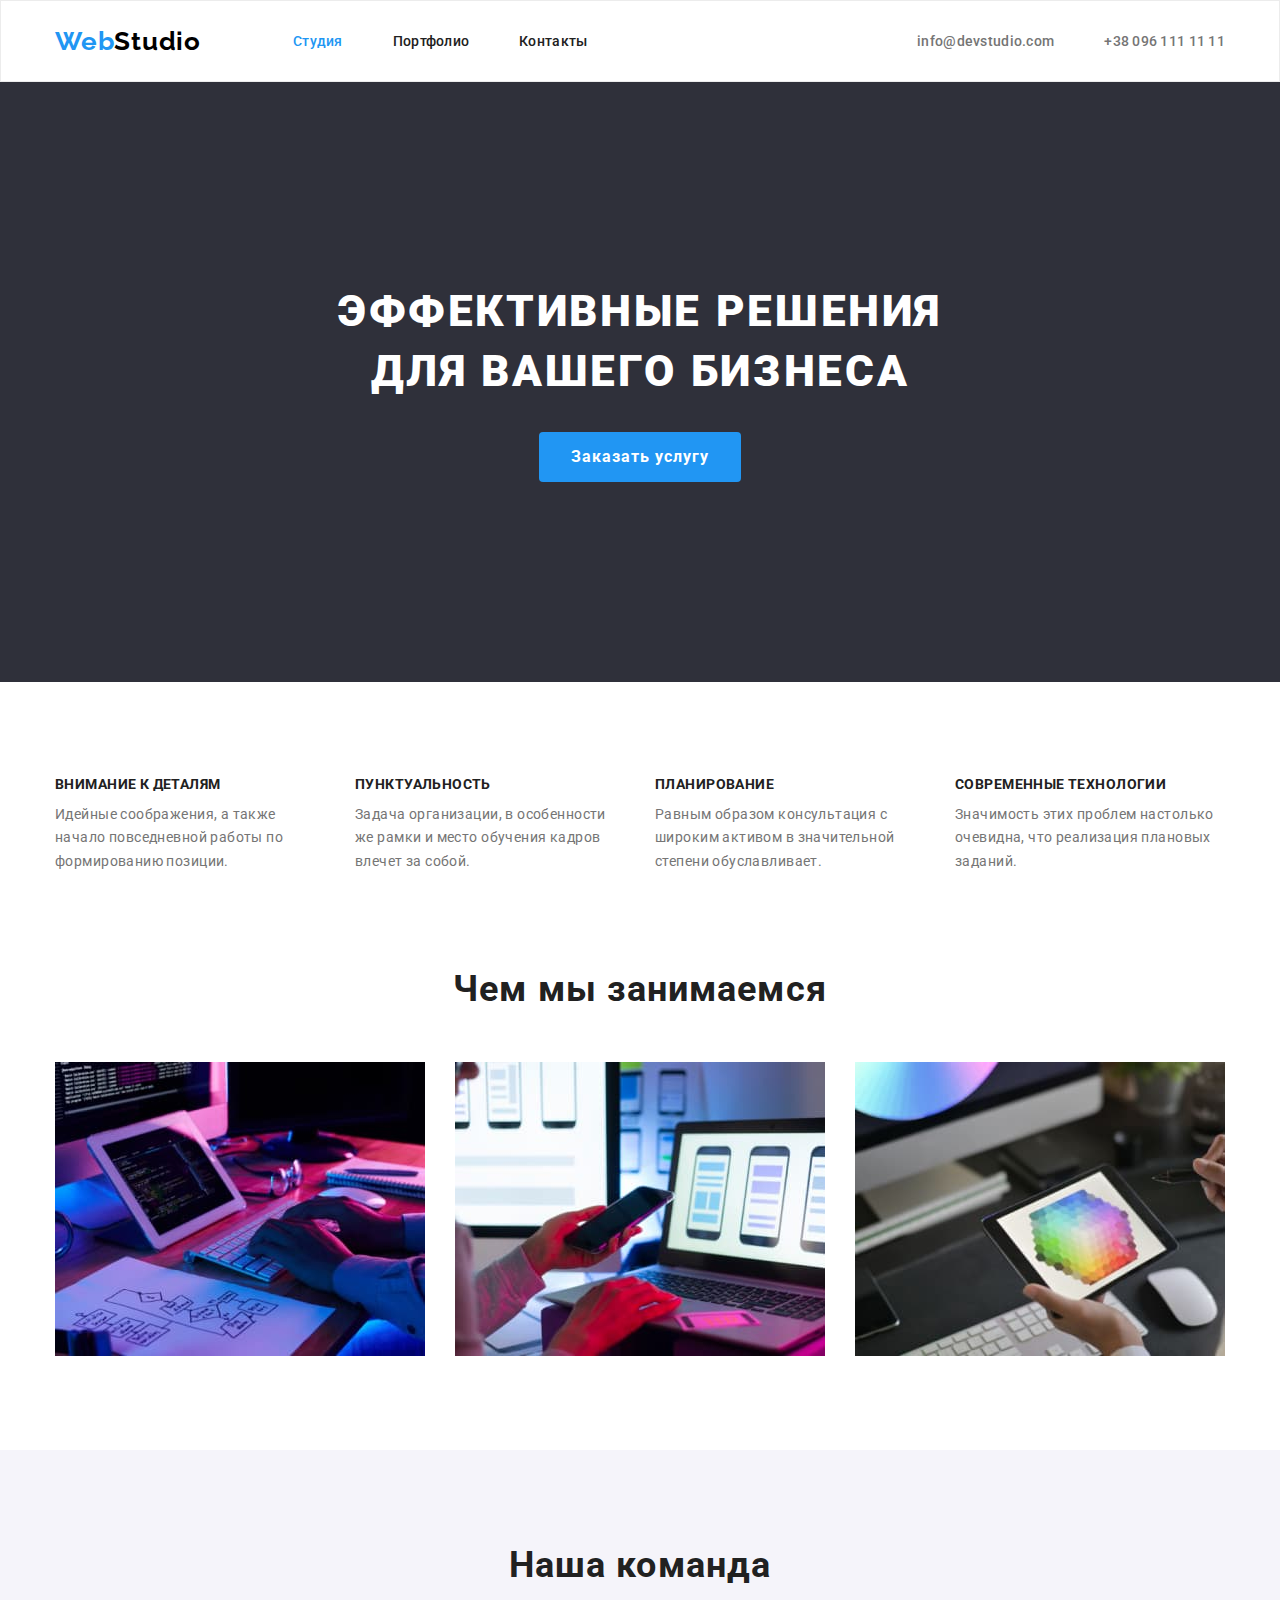
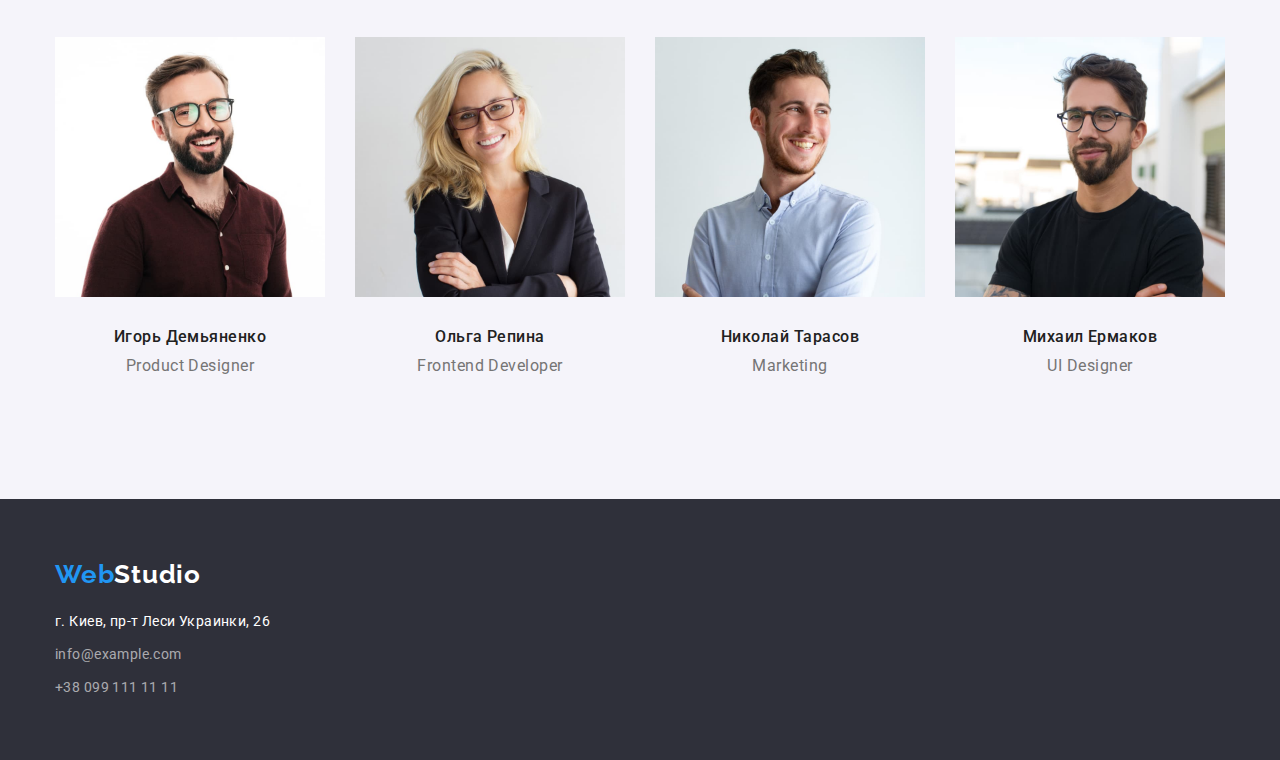
<file: index.html>
<!DOCTYPE html>
<html lang="ru">
  <head>
    <meta charset="UTF-8" />
    <meta http-equiv="X-UA-Compatible" content="IE=edge" />
    <meta name="viewport" content="width=device-width, initial-scale=1.0" />
    <title>Студия</title>
    <link
      rel="stylesheet"
      href="https://cdnjs.cloudflare.com/ajax/libs/modern-normalize/1.0.0/modern-normalize.min.css"
    />
    <link rel="stylesheet" href="./css/style.css" />
    <link
      href="https://fonts.googleapis.com/css2?family=Raleway:wght@700&family=Roboto:wght@400;500;700;900&display=swap"
      rel="stylesheet"
    />
  </head>
  <body>
    <!-- Шапка сайта -->
    <header class="section-header">
      <div class="container header">
        <nav class="site-nav">
          <a href="./" class="logo"><span class="web">Web</span>Studio</a>
          <ul class="list-links">
            <li class="item">
              <a href="./index.html" class="link active">Студия</a>
            </li>
            <li class="item">
              <a href="./portfolio.html" class="link">Портфолио</a>
            </li>
            <li class="item"><a href="" class="link">Контакты</a></li>
          </ul>
        </nav>
        <ul class="contacts">
          <li class="item">
            <a href="mailto:info@devstudio.com" class="link"
              >info@devstudio.com</a
            >
          </li>
          <li class="item">
            <a href="tel:+380961111111" class="link">+38 096 111 11 11</a>
          </li>
        </ul>
      </div>
    </header>
    <main>
      <section class="hero">
        <div class="container">
          <h1 class="title">
            ЭФФЕКТИВНЫЕ РЕШЕНИЯ <br />
            <span>ДЛЯ ВАШЕГО БИЗНЕСА</span>
          </h1>
          <button type="button" class="button-to-order">Заказать услугу</button>
        </div>
      </section>
      <section class="advantage">
        <div class="container">
          <ul class="advantage-list">
            <li class="advantage-item">
              <h3 class="item-title">Внимание к деталям</h3>
              <p class="item-text">
                Идейные соображения, а также начало повседневной работы по
                формированию позиции.
              </p>
            </li>
            <li class="advantage-item">
              <h3 class="item-title">Пунктуальность</h3>
              <p class="item-text">
                Задача организации, в особенности же рамки и место обучения
                кадров влечет за собой.
              </p>
            </li>
            <li class="advantage-item">
              <h3 class="item-title">Планирование</h3>
              <p class="item-text">
                Равным образом консультация с широким активом в значительной
                степени обуславливает.
              </p>
            </li>
            <li class="advantage-item">
              <h3 class="item-title">Современные технологии</h3>
              <p class="item-text">
                Значимость этих проблем настолько очевидна, что реализация
                плановых заданий.
              </p>
            </li>
          </ul>
        </div>
      </section>
      <section class="we-doing">
        <div class="container">
          <h2 class="title">Чем мы занимаемся</h2>
          <ul class="we-doing-list">
            <li class="doing-item">
              <img
                class="image"
                src="./images/img-4.jpg"
                alt="Компьютер"
                width="370"
              />
            </li>
            <li class="doing-item">
              <img
                class="image"
                src="./images/img-5.jpg"
                alt="Телефон"
                width="370"
              />
            </li>
            <li class="doing-item">
              <img
                class="image"
                src="./images/img-6.jpg"
                alt="Планшет"
                width="370"
              />
            </li>
          </ul>
        </div>
      </section>
      <section class="our-team">
        <div class="container">
          <h2 class="title">Наша команда</h2>
          <ul class="our-team-list">
            <li class="team-item">
              <img
                class="image"
                src="./images/img-3.jpg"
                alt="Игорь Демьяненко"
                width="270"
              />
              <div class="content">
                <h3 class="title">Игорь Демьяненко</h3>
                <p class="text">Product Designer</p>
              </div>
            </li>
            <li class="team-item">
              <img
                class="image"
                src="./images/img-2.jpg"
                alt="Ольга Репина"
                width="270"
              />
              <div class="content">
                <h3 class="title">Ольга Репина</h3>
                <p class="text">Frontend Developer</p>
              </div>
            </li>
            <li class="team-item">
              <img
                class="image"
                src="./images/img-1.jpg"
                alt="Николай Тарасов"
                width="270"
              />
              <div class="content">
                <h3 class="title">Николай Тарасов</h3>
                <p class="text">Marketing</p>
              </div>
            </li>
            <li class="team-item">
              <img
                class="image"
                src="./images/img.jpg"
                alt="Михаил Ермаков"
                width="270"
              />
              <div class="content">
                <h3 class="title">Михаил Ермаков</h3>
                <p class="text">UI Designer</p>
              </div>
            </li>
          </ul>
        </div>
      </section>
    </main>
    <footer class="footer">
      <div class="container">
        <div class="address-box">
          <a href="./" class="logo"
            ><span class="web">Web</span><span class="studio">Studio</span></a
          >
          <address class="address">
            <ul class="address-list">
              <li class="address-item">
                <p class="our-address">г. Киев, пр-т Леси Украинки, 26</p>
              </li>
              <li class="address-item">
                <a class="our-mail" href="mailto:info@example.com"
                  >info@example.com</a
                >
              </li>
              <li class="address-item">
                <a class="our-tel" href="tel:+380991111111"
                  >+38 099 111 11 11</a
                >
              </li>
            </ul>
          </address>
        </div>
      </div>
    </footer>
  </body>
</html>
</file>
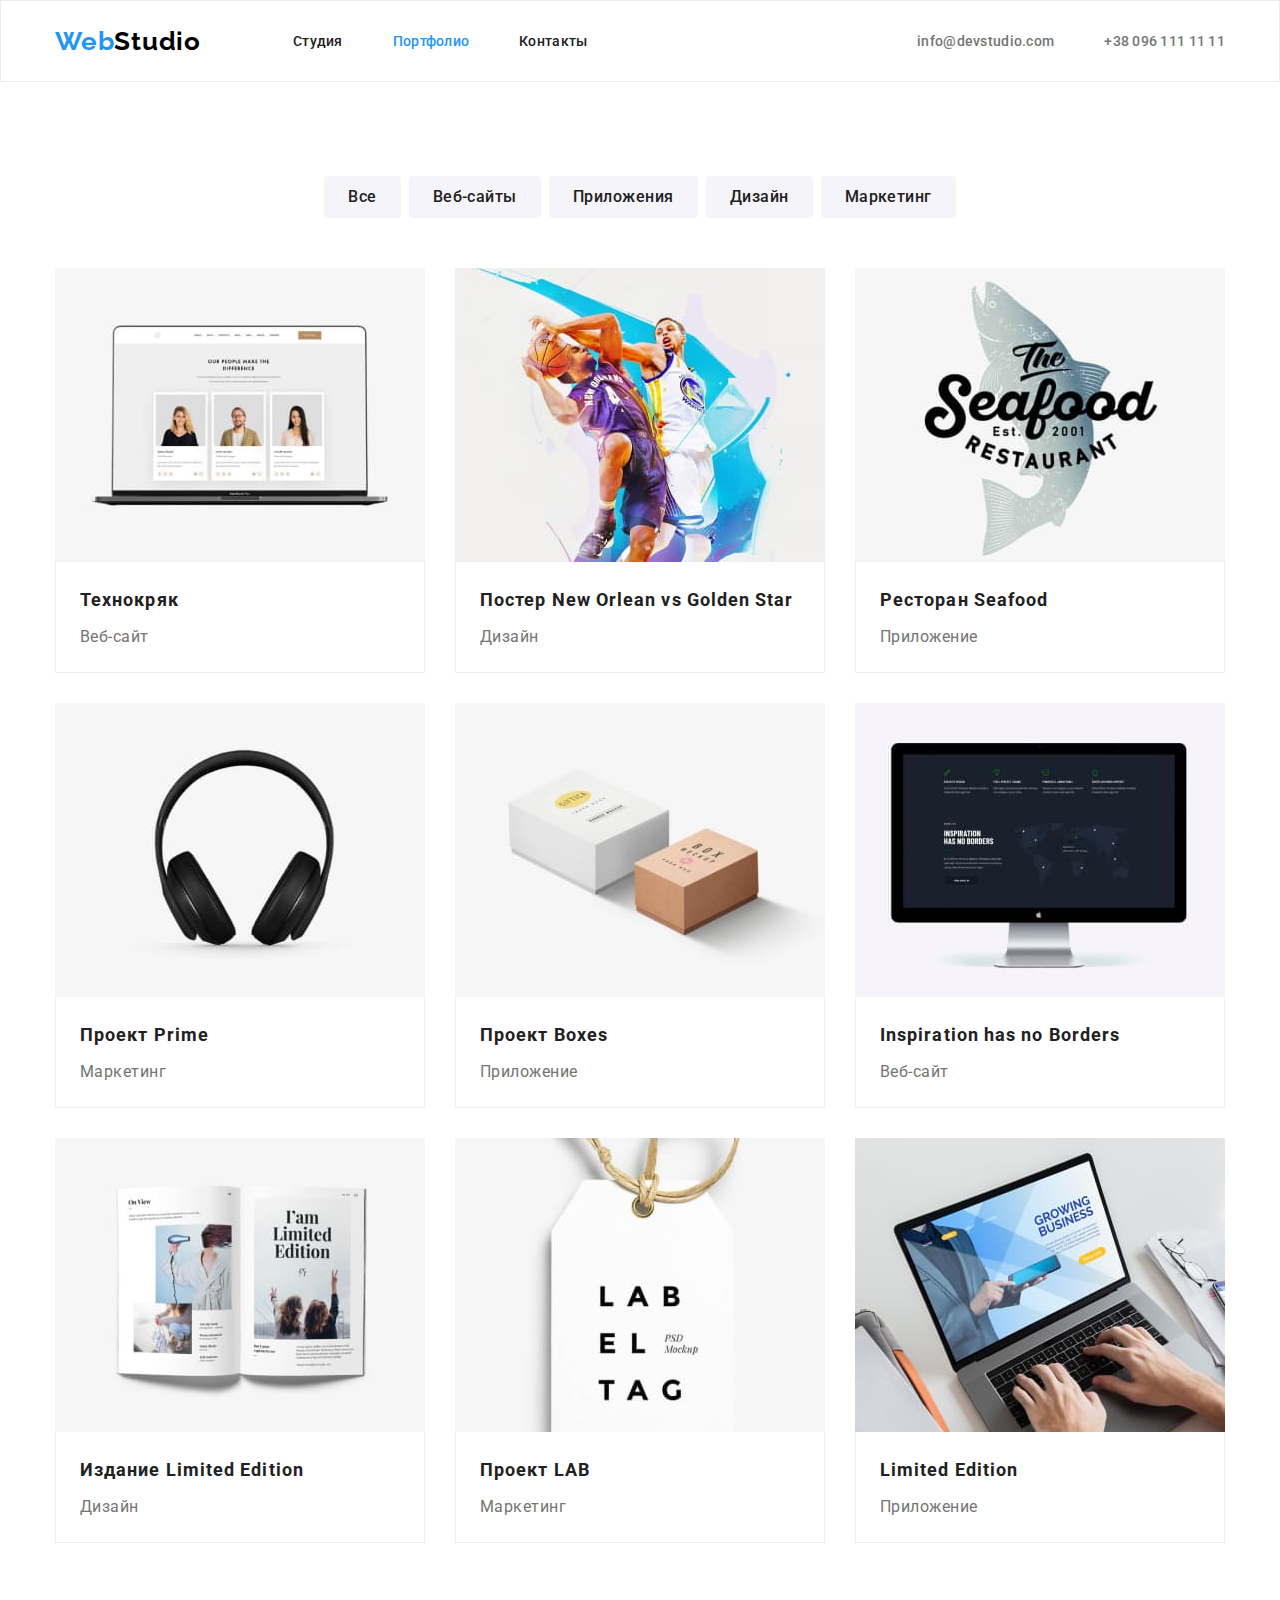
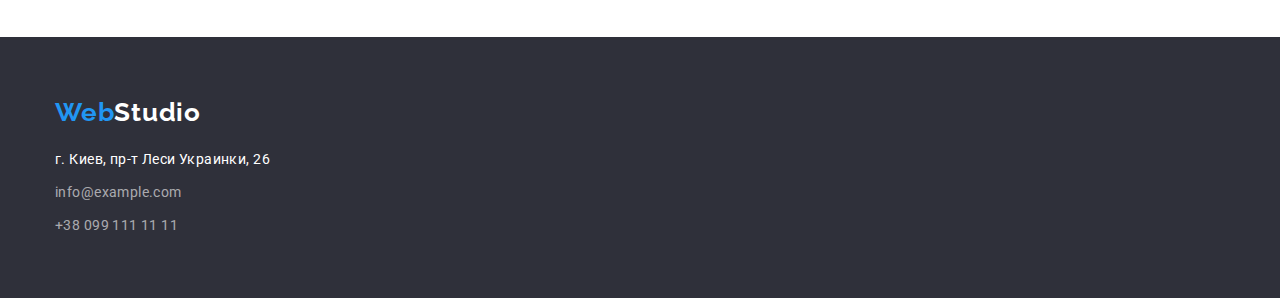
<file: portfolio.html>
<!DOCTYPE html>
<html lang="ru">
  <head>
    <meta charset="UTF-8" />
    <meta http-equiv="X-UA-Compatible" content="IE=edge" />
    <meta name="viewport" content="width=device-width, initial-scale=1.0" />
    <title>Студия</title>
    <link
      rel="stylesheet"
      href="https://cdnjs.cloudflare.com/ajax/libs/modern-normalize/1.0.0/modern-normalize.min.css"
    />
    <link rel="stylesheet" href="./css/style.css" />
    <link
      href="https://fonts.googleapis.com/css2?family=Raleway:wght@700&family=Roboto:wght@400;500;700;900&display=swap"
      rel="stylesheet"
    />
  </head>
  <body>
    <!-- Шапка сайта -->
    <header class="section-header">
      <div class="container header">
        <nav class="site-nav">
          <a href="./" class="logo"><span class="web">Web</span>Studio</a>
          <ul class="list-links">
            <li class="item">
              <a href="./index.html" class="link">Студия</a>
            </li>
            <li class="item">
              <a href="./portfolio.html" class="link active">Портфолио</a>
            </li>
            <li class="item"><a href="" class="link">Контакты</a></li>
          </ul>
        </nav>
        <ul class="contacts">
          <li class="item">
            <a href="mailto:info@devstudio.com" class="link"
              >info@devstudio.com</a
            >
          </li>
          <li class="item">
            <a href="tel:+380961111111" class="link">+38 096 111 11 11</a>
          </li>
        </ul>
      </div>
    </header>
    <main>
      <section class="nav-button">
        <div class="container portfolio">
          <ul class="button-list">
            <li class="item">
              <button class="button-filter" type="button">Все</button>
            </li>
            <li class="item">
              <button class="button-filter" type="button">Веб-сайты</button>
            </li>
            <li class="item">
              <button class="button-filter" type="button">Приложения</button>
            </li>
            <li class="item">
              <button class="button-filter" type="button">Дизайн</button>
            </li>
            <li class="item">
              <button class="button-filter" type="button">Маркетинг</button>
            </li>
          </ul>
          <ul class="project-list">
            <li class="project-item">
              <img
                class="image"
                src="./images/portfolio/img1.jpg"
                alt="Технокряк"
                width="370"
                height="294"
              />
              <div class="content">
                <h2 class="title">Технокряк</h2>
                <p class="text">Веб-сайт</p>
              </div>
            </li>
            <li class="project-item">
              <img
                class="image"
                src="./images/portfolio/img2.jpg"
                alt="Постер Новый Орлеан против Голден Стар"
                width="370"
                height="294"
              />
              <div class="content">
                <h2 class="title">Постер New Orlean vs Golden Star</h2>
                <p class="text">Дизайн</p>
              </div>
            </li>
            <li class="project-item">
              <img
                class="image"
                src="./images/portfolio/img3.jpg"
                alt="Ресторан Сеафуд"
                width="370"
                height="294"
              />
              <div class="content">
                <h2 class="title">Ресторан Seafood</h2>
                <p class="text">Приложение</p>
              </div>
            </li>
            <li class="project-item">
              <img
                class="image"
                src="./images/portfolio/img4.jpg"
                alt="Проект Прайм"
                width="370"
                height="294"
              />
              <div class="content">
                <h2 class="title">Проект Prime</h2>
                <p class="text">Маркетинг</p>
              </div>
            </li>
            <li class="project-item">
              <img
                class="image"
                src="./images/portfolio/img5.jpg"
                alt="Проект Коробки"
                width="370"
                height="294"
              />
              <div class="content">
                <h2 class="title">Проект Boxes</h2>
                <p class="text">Приложение</p>
              </div>
            </li>
            <li class="project-item">
              <img
                class="image"
                src="./images/portfolio/img6.jpg"
                alt="У вдохновения нет границ"
                width="370"
                height="294"
              />
              <div class="content">
                <h2 class="title">Inspiration has no Borders</h2>
                <p class="text">Веб-сайт</p>
              </div>
            </li>
            <li class="project-item">
              <img
                class="image"
                src="./images/portfolio/img7.jpg"
                alt="Издание Ограниченный Выпуск"
                width="370"
                height="294"
              />
              <div class="content">
                <h2 class="title">Издание Limited Edition</h2>
                <p class="text">Дизайн</p>
              </div>
            </li>
            <li class="project-item">
              <img
                class="image"
                src="./images/portfolio/img8.jpg"
                alt="Проект ЛАБ"
                width="370"
                height="294"
              />
              <div class="content">
                <h2 class="title">Проект LAB</h2>
                <p class="text">Маркетинг</p>
              </div>
            </li>
            <li class="project-item">
              <img
                class="image"
                src="./images/portfolio/img9.jpg"
                alt="Ограниченный Выпуск"
                width="370"
                height="294"
              />
              <div class="content">
                <h2 class="title">Limited Edition</h2>
                <p class="text">Приложение</p>
              </div>
            </li>
          </ul>
        </div>
      </section>
    </main>
    <footer class="footer">
      <div class="container">
        <div class="address-box">
          <a href="./" class="logo"
            ><span class="web">Web</span><span class="studio">Studio</span></a
          >
          <address class="address">
            <ul class="address-list">
              <li class="address-item">
                <p class="our-address">г. Киев, пр-т Леси Украинки, 26</p>
              </li>
              <li class="address-item">
                <a class="our-mail" href="mailto:info@example.com"
                  >info@example.com</a
                >
              </li>
              <li class="address-item">
                <a class="our-tel" href="tel:+380991111111"
                  >+38 099 111 11 11</a
                >
              </li>
            </ul>
          </address>
        </div>
      </div>
    </footer>
  </body>
</html>
</file>
<file: css/style.css>
:root {
  --primary-title-color: #212121;
  --primary-text-color: #757575;
  --primary-background-color: #ffffff;
  --accent-text-color-white: #ffffff;
  --accent-text-color-blue: #2196f3;
  --accent-background-color: #2196f3;
  --link-text-color: rgb(255, 255, 255, 0.6);
  --logo-color: #000000;
  --accent-logo-color: #2196f3;
  --hero-background-color: #2f303a;
  --footer-background-color: #2f303a;
  --button-no-active-background: #f5f4fa;
  --border-color-gray: #eeeeee;
  --border-color-header: #ececec;
}
* {
  margin: 0;
  padding: 0;
}
body {
  font-family: Roboto, sans-serif;
  color: var(--primary-title-color);
  background-color: var(--primary-background-color);
}
ul {
  list-style: none;
}

a {
  text-decoration: none;
  font-style: normal;
}

.container {
  width: 1200px;
  margin-left: auto;
  margin-right: auto;
  padding-left: 15px;
  padding-right: 15px;
}

.container.header {
  display: flex;
  align-items: center;
}

.section-header {
  border: 1px solid var(--border-color-header);
}

.site-nav {
  display: flex;
  align-items: center;
}

.logo {
  margin-right: 93px;
  font-family: Raleway;
  font-size: 26px;
  font-weight: bold;
  letter-spacing: 0.03em;
  line-height: 1.2;
  text-align: left;
  color: var(--logo-color);
  width: 145px;
  height: 31px;
}

.address-box .logo {
  margin-right: 0;
}

.logo .web {
  color: var(--accent-logo-color);
}
.logo .studio {
  color: var(--accent-text-color-white);
}

.list-links {
  display: flex;
}

.list-links .item:not(:last-child) {
  margin-right: 50px;
}

.list-links .link {
  display: block;
  padding-top: 32px;
  padding-bottom: 32px;
  font-weight: 500;
  font-size: 14px;
  letter-spacing: 0.02em;
  text-align: left;
  color: var(--primary-title-color);
}

.list-links .link:hover,
.list-links .link:focus {
  color: var(--accent-text-color-blue);
}

.contacts {
  display: flex;
  margin-left: auto;
}

.contacts .item:not(:last-child) {
  margin-right: 50px;
}

.contacts .link {
  font-weight: 500;
  font-size: 14px;
  letter-spacing: 0.02em;
  text-align: left;
  color: var(--primary-text-color);
}

.contacts .link:hover,
.contacts .link:focus {
  color: var(--accent-text-color-blue);
}

/* Hero */

.hero {
  padding-top: 200px;
  padding-bottom: 200px;
  text-align: center;
  background-color: var(--hero-background-color);
}

.hero .title {
  font-weight: 900;
  font-size: 44px;
  line-height: 1.36;
  letter-spacing: 0.06em;
  color: var(--accent-text-color-white);
}

.button-to-order {
  margin-top: 30px;
  padding: 10px 32px;
  min-width: 200px;
  border-radius: 4px;
  border: none;

  font-family: Roboto, sans-serif;
  font-weight: 700;
  font-size: 16px;
  line-height: 1.875;
  letter-spacing: 0.06em;
  text-align: center;
  color: var(--accent-text-color-white);
  background-color: var(--accent-background-color);
  cursor: pointer;
}

/* advantage (Наши преимущества) */
/* !!! */
.advantage {
  padding-top: 94px;
  padding-bottom: 94px;
}

.advantage-list {
  display: flex;
  flex-wrap: wrap;
  margin-left: -30px;
  margin-bottom: -30px;
}

.advantage-item {
  flex-basis: calc(100% / 4 - 30px);
  margin-left: 30px;
  margin-bottom: 30px;
}

.advantage-item .item-title {
  margin-bottom: 10px;
  font-weight: 700;
  font-size: 14px;
  text-transform: uppercase; /* Заглавные буквы */
  line-height: 1.2;
  letter-spacing: 0.03em;
  text-align: left;
  color: var(--primary-title-color);
}

.advantage-item .item-text {
  font-weight: 400;
  font-size: 14px;
  line-height: 1.71;
  letter-spacing: 0.03em;
  text-align: left;
  color: var(--primary-text-color);
}

/* we-doing (Чем занимаемся) */

.we-doing {
  padding-bottom: 94px;
}

.we-doing-list {
  display: flex;
  flex-wrap: wrap;
  margin-left: -30px;
  margin-bottom: -30px;
}

.doing-item {
  flex-basis: calc(100% / 3 - 30px);
  margin-left: 30px;
  margin-bottom: 30px;
}

.we-doing-list .image {
  display: block;
}

.we-doing .title {
  margin-bottom: 50px;
  font-weight: 700;
  font-size: 36px;
  line-height: 1.2;
  letter-spacing: 0.03em;
  text-align: center;
  color: var(--primary-title-color);
}

/* our-team (Наша команда) */

.our-team {
  padding-top: 94px;
  padding-bottom: 94px;
  background-color: var(--button-no-active-background);
}

.our-team-list {
  display: flex;
  flex-wrap: wrap;
  margin-left: -30px;
  margin-bottom: -30px;
}

.team-item {
  flex-basis: calc(100% / 4 - 30px);
  margin-left: 30px;
  margin-bottom: 30px;
}

.team-item .image {
  display: block;
}

.our-team .title {
  margin-bottom: 50px;
  font-weight: 700;
  font-size: 36px;
  line-height: 1.2;
  letter-spacing: 0.03em;
  text-align: center;
  color: var(--primary-title-color);
}

.team-item .title {
  margin-bottom: 10px;
  font-weight: 500;
  font-size: 16px;
  line-height: 1.2;
  letter-spacing: 0.03em;
  text-align: center;
  color: var(--primary-title-color);
}

.team-item .text {
  font-weight: 400;
  font-size: 16px;
  line-height: 1.2;
  letter-spacing: 0.03em;
  text-align: center;
  color: var(--primary-text-color);
}

.team-item .content {
  padding: 30px;
}

/* footer */

.footer {
  padding-top: 60px;
  padding-bottom: 60px;
  background-color: var(--footer-background-color);
}

.address-box {
  display: flex;
  flex-direction: column;
}

.address {
  width: 231px;
  margin-top: 20px;
}

.address-item {
  font-weight: 400;
  font-size: 14px;
  line-height: 1.71;
  letter-spacing: 0.03em;
  text-align: left;
  font-style: normal;
}

.address-item:not(:first-child) {
  margin-top: 9px;
}

.address-item .our-address {
  color: var(--accent-text-color-white);
}

.address-item .our-mail {
  color: var(--link-text-color);
}

.address-item .our-tel {
  color: var(--link-text-color);
}

.address-item .our-mail:hover,
.address-item .our-mail:focus,
.address-item .our-tel:hover,
.address-item .our-tel:focus {
  color: var(--accent-text-color-blue);
}

/* активная страница */
.link.active {
  color: var(--accent-text-color-blue);
}

/* portfolio.html (Портфолио) */

.container.portfolio {
  padding-top: 94px;
  padding-bottom: 94px;
}

.button-list {
  display: flex;
  flex-wrap: wrap;
  align-items: center;
  justify-content: center;
  margin-top: -8px;
  margin-left: -8px;
  margin-bottom: 50px;
}

.button-list .item {
  margin-top: 8px;
  margin-left: 8px;
}

.button-filter {
  padding: 6px 22px;
  border-radius: 4px;
  font-family: Roboto, sans-serif;
  font-weight: 500;
  font-size: 16px;
  line-height: 1.625;
  letter-spacing: 0.03em;
  text-align: center;
  color: var(--primary-title-color);
  background-color: var(--button-no-active-background);
  border-color: transparent;
  cursor: pointer;
}

/* Buttons */

.button-filter:hover,
.button-filter:focus {
  color: var(--accent-text-color-white);
  background-color: var(--accent-background-color);
}

/* Projects */

.project-list {
  display: flex;
  flex-wrap: wrap;
  margin-left: -30px;
  margin-bottom: -30px;
}

.project-list .project-item {
  flex-basis: calc(100% / 3 - 30px);
  margin-left: 30px;
  margin-bottom: 30px;
}

.project-item .image {
  display: block;
}

.project-item .content {
  padding: 20px 24px;
  border: 1px solid var(--border-color-gray);
  border-top: none;
}

.project-item .title {
  margin-bottom: 4px;
  font-weight: 700;
  font-size: 18px;
  line-height: 2;
  letter-spacing: 0.06em;
  text-align: left;
  color: var(--primary-title-color);
}

.project-item .text {
  font-weight: 400;
  font-size: 16px;
  line-height: 1.875;
  letter-spacing: 0.03em;
  text-align: left;
  color: var(--primary-text-color);
}
</file>
